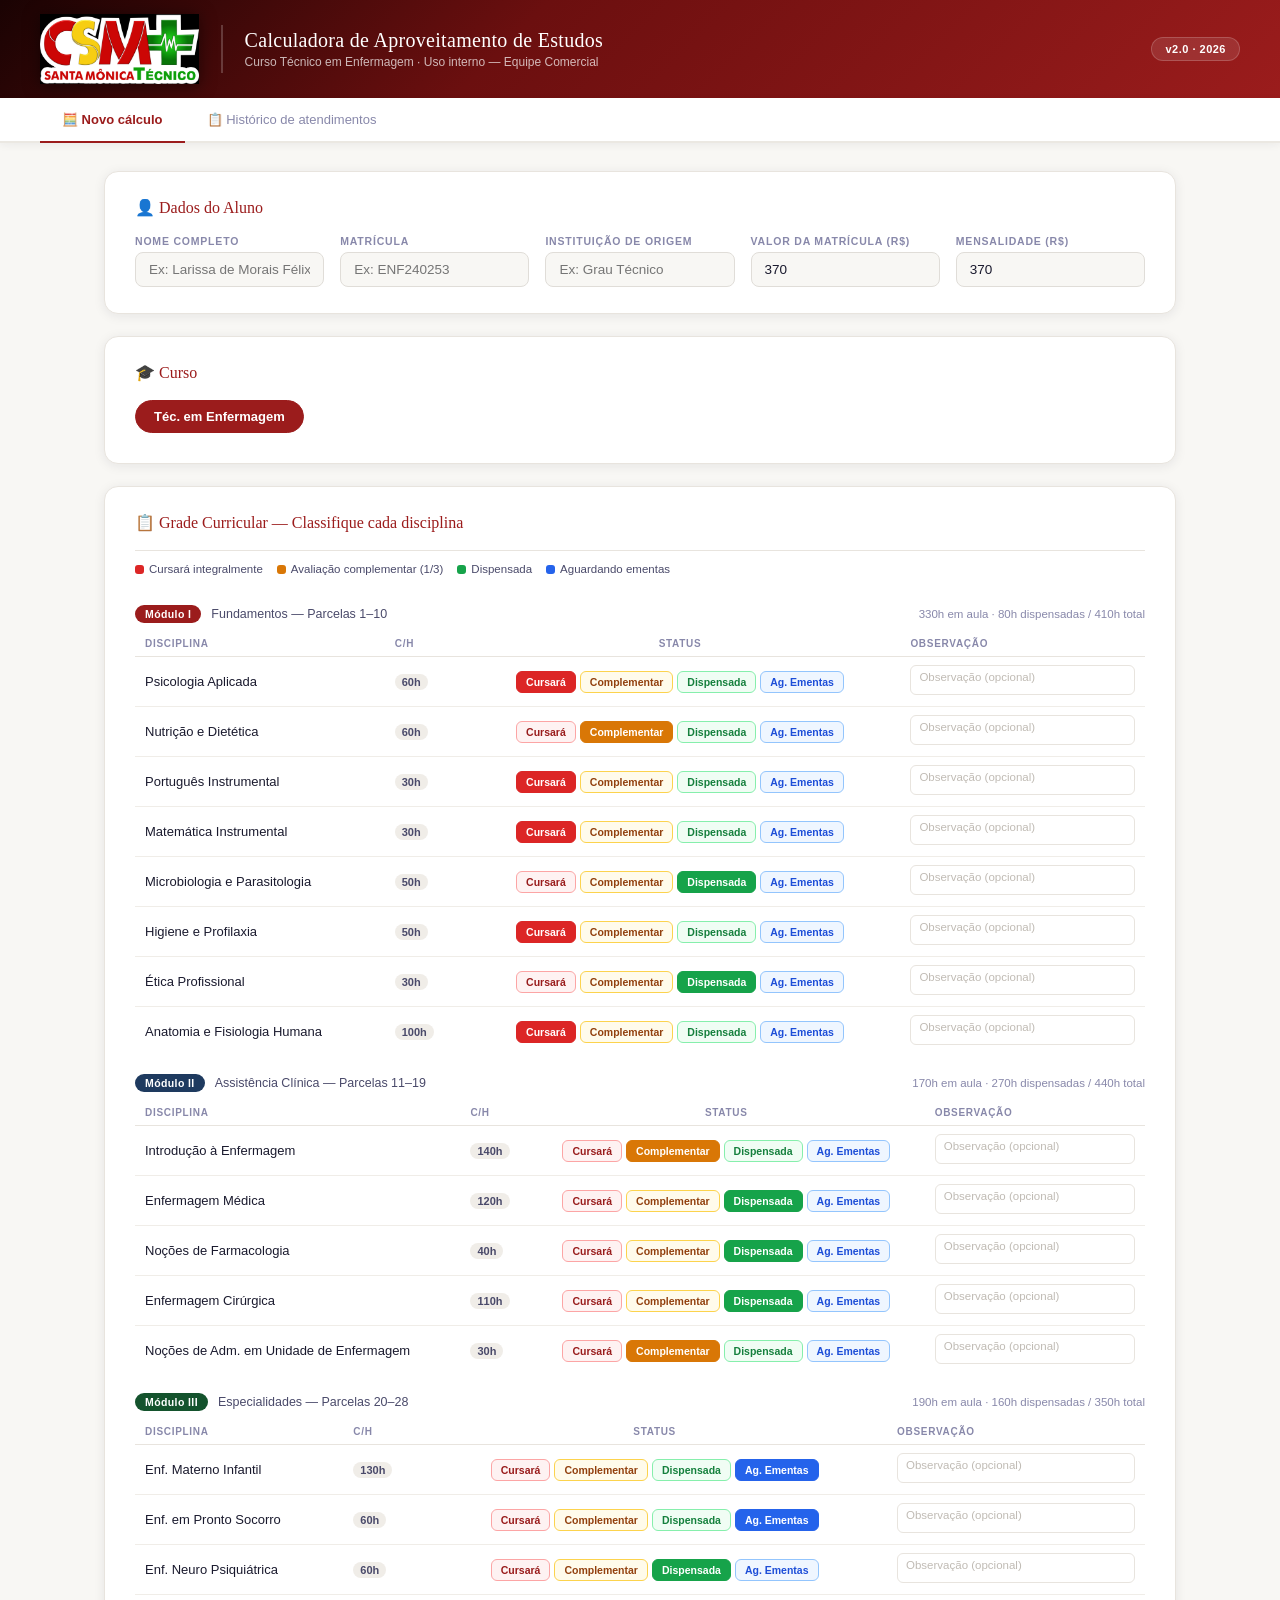
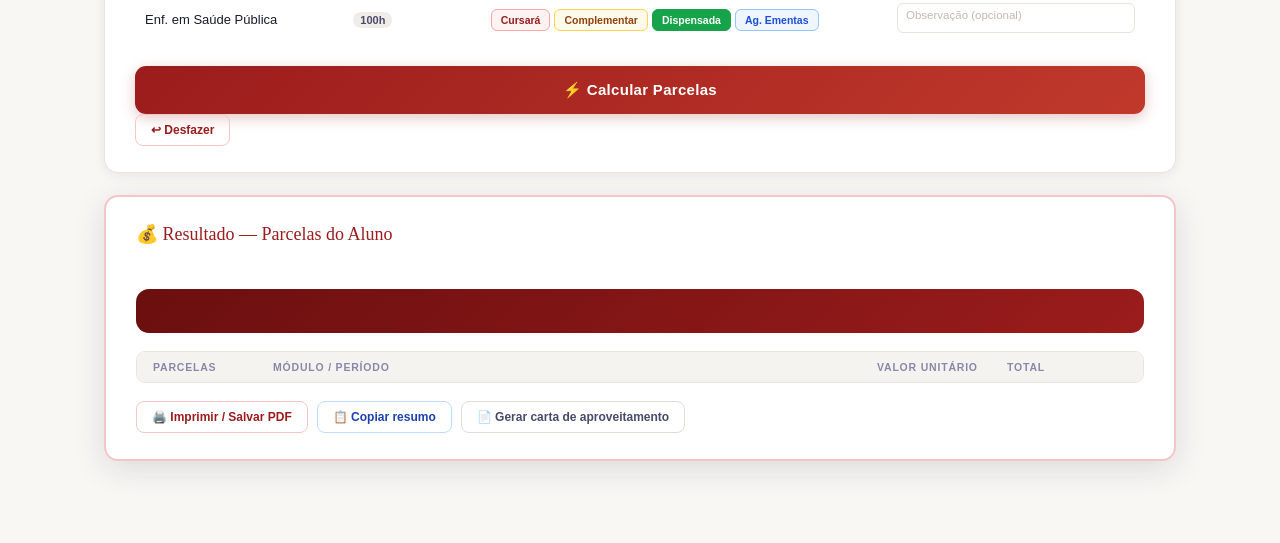
<file: index.html>
<!DOCTYPE html>
<html lang="pt-BR">

<head>
  <meta charset="UTF-8">
  <meta name="viewport" content="width=device-width, initial-scale=1.0">
  <meta http-equiv="Content-Security-Policy"
    content="default-src 'self'; script-src 'self' 'nonce-csm2026'; style-src 'self' 'nonce-csm2026' https://fonts.googleapis.com; img-src 'self' data:; font-src 'self' https://fonts.gstatic.com;">
  <meta name="description"
    content="Calculadora interna de aproveitamento de estudos para a equipe comercial do CSM Tec.">
  <meta name="robots" content="noindex, nofollow">
  <title>CSM Tec — Calculadora de Aproveitamento</title>
  <link rel="stylesheet" href="css/styles.css">
</head>

<body>

  <header>
    <img src="assets/logo.png" alt="CSM Tec" class="header-logo">
    <div class="header-divider"></div>
    <div class="header-text">
      <h1>Calculadora de Aproveitamento de Estudos</h1>
      <p>Curso Técnico em Enfermagem · Uso interno — Equipe Comercial</p>
    </div>
    <div class="header-badge">v2.0 · 2026</div>
  </header>

  <!-- TABS -->
  <div class="tabs-bar">
    <button class="tab-btn active" data-tab="calc">🧮 Novo cálculo</button>
    <button class="tab-btn" data-tab="history">📋 Histórico de atendimentos</button>
  </div>

  <main>

    <!-- ══ TAB: CÁLCULO ══ -->
    <div class="tab-pane active" id="tab-calc">

      <!-- Dados do aluno -->
      <div class="card">
        <h2>👤 Dados do Aluno</h2>
        <div class="form-row">
          <div class="form-group">
            <label for="nome">Nome completo</label>
            <input type="text" id="nome" placeholder="Ex: Larissa de Morais Félix">
          </div>
          <div class="form-group">
            <label for="matricula">Matrícula</label>
            <input type="text" id="matricula" placeholder="Ex: ENF240253">
          </div>
          <div class="form-group">
            <label for="origem">Instituição de origem</label>
            <input type="text" id="origem" placeholder="Ex: Grau Técnico">
          </div>
          <div class="form-group">
            <label for="val_matricula">Valor da matrícula (R$)</label>
            <input type="number" id="val_matricula" value="370" step="0.01" min="0">
          </div>
          <div class="form-group">
            <label for="mensalidade">Mensalidade (R$)</label>
            <input type="number" id="mensalidade" value="370" step="0.01" min="0">
          </div>
        </div>
      </div>

      <!-- Seletor de curso -->
      <div class="card">
        <h2>🎓 Curso</h2>
        <div class="course-selector" id="course-selector"></div>
      </div>

      <!-- Validação -->
      <div class="validation-banner" id="val-banner">
        <span>⚠️</span>
        <div>
          <strong>Classifique todas as disciplinas antes de calcular:</strong>
          <ul class="val-list" id="val-list"></ul>
        </div>
      </div>

      <!-- Grade curricular -->
      <div class="card" id="grade-card">
        <h2>📋 Grade Curricular — Classifique cada disciplina</h2>
        <div class="legend">
          <div class="legend-item">
            <div class="legend-dot ld-cursar"></div>Cursará integralmente
          </div>
          <div class="legend-item">
            <div class="legend-dot ld-complementar"></div>Avaliação complementar (1/3)
          </div>
          <div class="legend-item">
            <div class="legend-dot ld-dispensada"></div>Dispensada
          </div>
          <div class="legend-item">
            <div class="legend-dot ld-ementas"></div>Aguardando ementas
          </div>
        </div>
        <div id="grade-tables"></div>
        <div style="display:flex;gap:10px;margin-top:22px;">
          <button class="calc-btn" id="calcBtn" style="flex:1">⚡ Calcular Parcelas</button>
          <button class="action-btn" id="undoBtn" style="padding:15px 20px;white-space:nowrap;">↩ Desfazer</button>
        </div>
      </div>

      <!-- Resultado -->
      <div class="results-section print-card" id="results" style="display:none">
        <h2>💰 Resultado — Parcelas do Aluno</h2>
        <div id="result-aluno" style="font-size:13px;color:var(--ink-mid);margin-bottom:18px;"></div>
        <div class="modulos-grid" id="modulos-grid"></div>
        <div class="total-card" id="total-card"></div>
        <div id="economy-area"></div>
        <div id="warnings-area"></div>
        <div class="pb-wrap">
          <div class="pb-head">
            <div>Parcelas</div>
            <div>Módulo / Período</div>
            <div>Valor unitário</div>
            <div>Total</div>
          </div>
          <div id="breakdown-rows"></div>
        </div>
        <div class="action-row">
          <button class="action-btn" data-action="imprimir">🖨️ Imprimir / Salvar PDF</button>
          <button class="action-btn secondary" data-action="copiar">📋 Copiar resumo</button>
          <button class="action-btn ghost" data-action="carta">📄 Gerar carta de aproveitamento</button>
        </div>
      </div>

    </div>

    <!-- ══ TAB: HISTÓRICO ══ -->
    <div class="tab-pane" id="tab-history">
      <div class="card">
        <h2>📋 Histórico de Atendimentos</h2>
        <p style="font-size:13px;color:var(--ink-mid);margin-bottom:18px;">Registro dos cálculos realizados nesta
          sessão. Clique em um atendimento para recarregá-lo.</p>
        <div style="display:flex;gap:10px;margin-bottom:18px;flex-wrap:wrap;">
          <button class="action-btn" id="exportBtn" onclick="exportarHistorico()">📥 Exportar Histórico</button>
          <button class="action-btn secondary" id="importBtn">📤 Importar Histórico</button>
          <input type="file" id="importFile" accept=".json" style="display:none;">
        </div>
        <div id="history-container">
          <div class="history-empty">Nenhum atendimento calculado ainda nesta sessão.</div>
        </div>
      </div>
    </div>

  </main>

  <script src="js/data.js" nonce="csm2026"></script>
  <script src="js/app.js" nonce="csm2026"></script>
</body>

</html>
</file>
<file: css/styles.css>
@import url('https://fonts.googleapis.com/css2?family=DM+Serif+Display:ital@0;1&family=DM+Sans:opsz,wght@9..40,300;9..40,400;9..40,500;9..40,600&display=swap');
:root {
  --red:#9b1c1c; --red-l:#c0392b; --red-pale:#fdf2f2; --red-border:#f5c6c6;
  --green:#166534; --green-pale:#f0fdf4; --green-border:#bbf7d0;
  --blue:#1e40af; --blue-pale:#eff6ff; --blue-border:#bfdbfe;
  --amber:#92400e; --amber-pale:#fffbeb; --amber-border:#fde68a;
  --ink:#1a1a2e; --ink-mid:#4a4a6a; --ink-soft:#8888aa;
  --bg:#f8f7f4; --white:#fff;
  --shadow:0 2px 12px rgba(26,26,46,.08);
  --shadow-lg:0 8px 32px rgba(26,26,46,.12);
}
*{box-sizing:border-box;margin:0;padding:0;}
body{font-family:"DM Sans",sans-serif;background:var(--bg);color:var(--ink);min-height:100vh;}

/* ── HEADER ── */
header{background:linear-gradient(135deg,#1a0303 0%,#6b0f0f 40%,#9b1c1c 100%);color:#fff;padding:14px 40px;display:flex;align-items:center;gap:0;box-shadow:0 4px 24px rgba(155,28,28,.4);min-height:88px;}
.header-logo{height:70px;width:auto;filter:drop-shadow(0 2px 8px rgba(0,0,0,.5));flex-shrink:0;}
.header-divider{width:1.5px;height:48px;background:rgba(255,255,255,.2);margin:0 22px;flex-shrink:0;}
.header-text h1{font-family:"DM Serif Display",serif;font-size:20px;font-weight:400;letter-spacing:.3px;}
.header-text p{font-size:12px;opacity:.7;margin-top:3px;font-weight:300;}
.header-badge{margin-left:auto;background:rgba(255,255,255,.1);border:1px solid rgba(255,255,255,.18);border-radius:20px;padding:5px 13px;font-size:11px;font-weight:600;letter-spacing:.5px;flex-shrink:0;}

/* ── TABS ── */
.tabs-bar{background:#fff;border-bottom:2px solid #ebe8e2;display:flex;gap:0;padding:0 40px;position:sticky;top:0;z-index:100;box-shadow:0 2px 8px rgba(26,26,46,.06);}
.tab-btn{padding:14px 22px;font-family:"DM Sans",sans-serif;font-size:13px;font-weight:500;color:var(--ink-soft);background:none;border:none;cursor:pointer;border-bottom:2.5px solid transparent;margin-bottom:-2px;transition:all .2s;display:flex;align-items:center;gap:7px;}
.tab-btn:hover{color:var(--ink);}
.tab-btn.active{color:var(--red);border-bottom-color:var(--red);font-weight:600;}
.tab-pane{display:none;} .tab-pane.active{display:block;}

/* ── MAIN ── */
main{max-width:1120px;margin:0 auto;padding:28px 24px 60px;}

/* ── CARDS ── */
.card{background:#fff;border-radius:14px;padding:26px 30px;box-shadow:var(--shadow);margin-bottom:22px;border:1px solid #e8e4de;}
.card h2{font-family:"DM Serif Display",serif;font-size:16px;font-weight:400;color:var(--red);margin-bottom:18px;display:flex;align-items:center;gap:8px;}

/* ── FORM ── */
.form-row{display:grid;grid-template-columns:repeat(auto-fit,minmax(180px,1fr));gap:16px;}
.form-group label{display:block;font-size:10.5px;font-weight:700;color:var(--ink-soft);text-transform:uppercase;letter-spacing:.8px;margin-bottom:5px;}
.form-group input,.form-group select{width:100%;padding:9px 13px;border:1.5px solid #e0ddd8;border-radius:8px;font-family:"DM Sans",sans-serif;font-size:13.5px;color:var(--ink);background:var(--bg);transition:border-color .2s;}
.form-group input:focus,.form-group select:focus{outline:none;border-color:var(--red);background:#fff;}

/* ── COURSE SELECTOR ── */
.course-selector{display:flex;gap:10px;flex-wrap:wrap;margin-bottom:4px;}
.course-btn{padding:8px 18px;border-radius:20px;border:1.5px solid #e0ddd8;background:#fff;font-family:"DM Sans",sans-serif;font-size:13px;cursor:pointer;transition:all .2s;color:var(--ink-mid);}
.course-btn.active{background:var(--red);border-color:var(--red);color:#fff;font-weight:600;}

/* ── VALIDATION BANNER ── */
.validation-banner{background:#fff7ed;border:1.5px solid #fed7aa;border-radius:10px;padding:12px 16px;font-size:13px;color:#c2410c;margin-bottom:16px;display:none;align-items:flex-start;gap:10px;}
.validation-banner.show{display:flex;}
.val-list{margin-top:4px;padding-left:18px;font-size:12.5px;}
.val-list li{margin-top:3px;}

/* ── CURRICULUM TABLE ── */
.legend{display:flex;gap:14px;flex-wrap:wrap;padding:12px 0;border-top:1px solid #e8e4de;margin-top:2px;}
.legend-item{display:flex;align-items:center;gap:5px;font-size:11.5px;color:var(--ink-mid);}
.legend-dot{width:9px;height:9px;border-radius:3px;}
.ld-cursar{background:#dc2626;} .ld-complementar{background:#d97706;} .ld-dispensada{background:#16a34a;} .ld-ementas{background:#2563eb;}

.modulo-header{display:flex;align-items:center;gap:10px;margin:18px 0 8px;}
.modulo-tag{background:var(--red);color:#fff;font-size:10.5px;font-weight:700;padding:3px 10px;border-radius:20px;letter-spacing:.4px;}
.modulo-tag.ii{background:#1e3a5f;} .modulo-tag.iii{background:#14532d;}
.modulo-title{font-size:12.5px;font-weight:500;color:var(--ink-mid);}
.modulo-ch{margin-left:auto;font-size:11.5px;color:var(--ink-soft);}

.disc-table{width:100%;border-collapse:collapse;}
.disc-table th{font-size:10px;font-weight:700;text-transform:uppercase;letter-spacing:.7px;color:var(--ink-soft);padding:7px 10px;text-align:left;border-bottom:1.5px solid #e8e4de;}
.disc-table th:nth-child(3){text-align:center;min-width:240px;}
.disc-table th:nth-child(4){min-width:160px;}
.disc-table td{padding:8px 10px;font-size:13px;border-bottom:1px solid #f0ede8;vertical-align:middle;}
.disc-table tr:last-child td{border-bottom:none;}
.disc-table tr:hover td{background:#faf9f7;}
.ch-badge{display:inline-block;background:#f0ede8;color:var(--ink-mid);font-size:11px;font-weight:600;padding:2px 7px;border-radius:9px;}

/* STATUS BUTTONS */
.status-group{display:flex;gap:4px;justify-content:center;}
.status-btn{padding:4px 9px;border-radius:6px;border:1.5px solid transparent;font-size:10.5px;font-weight:600;cursor:pointer;transition:all .15s;font-family:"DM Sans",sans-serif;white-space:nowrap;}
.status-btn:hover{transform:translateY(-1px);box-shadow:0 2px 6px rgba(0,0,0,.1);}
.btn-cursar{background:#fef2f2;border-color:#fca5a5;color:#991b1b;}
.btn-cursar.active{background:#dc2626;border-color:#dc2626;color:#fff;}
.btn-complementar{background:#fffbeb;border-color:#fcd34d;color:#92400e;}
.btn-complementar.active{background:#d97706;border-color:#d97706;color:#fff;}
.btn-dispensada{background:#f0fdf4;border-color:#86efac;color:#15803d;}
.btn-dispensada.active{background:#16a34a;border-color:#16a34a;color:#fff;}
.btn-ementas{background:#eff6ff;border-color:#93c5fd;color:#1d4ed8;}
.btn-ementas.active{background:#2563eb;border-color:#2563eb;color:#fff;}

/* OBS INPUT */
.obs-input{width:100%;padding:5px 8px;border:1.5px solid #e8e4de;border-radius:6px;font-family:"DM Sans",sans-serif;font-size:11.5px;color:var(--ink);background:transparent;resize:none;min-height:30px;}
.obs-input:focus{outline:none;border-color:var(--amber);background:#fff;}
.obs-input::placeholder{color:#c0bbb4;}

/* CALC BUTTON */
.calc-btn{display:block;width:100%;padding:15px;background:linear-gradient(135deg,var(--red) 0%,var(--red-l) 100%);color:#fff;border:none;border-radius:11px;font-family:"DM Sans",sans-serif;font-size:15px;font-weight:600;cursor:pointer;letter-spacing:.3px;transition:all .2s;box-shadow:0 4px 14px rgba(155,28,28,.25);margin:22px 0 0;}
.calc-btn:hover{transform:translateY(-2px);box-shadow:0 6px 20px rgba(155,28,28,.35);}

/* ── RESULTS ── */
.results-section{background:#fff;border-radius:14px;padding:26px 30px;box-shadow:var(--shadow-lg);border:2px solid var(--red-border);margin-bottom:22px;}
.results-section h2{font-family:"DM Serif Display",serif;font-size:18px;font-weight:400;color:var(--red);margin-bottom:22px;display:flex;align-items:center;gap:8px;}
.modulos-grid{display:grid;grid-template-columns:repeat(3,1fr);gap:14px;margin-bottom:22px;}
.modulo-card{border-radius:11px;padding:16px 18px;border:1.5px solid;position:relative;overflow:hidden;}
.modulo-card.m1{background:#fff8f8;border-color:#fca5a5;}
.modulo-card.m2{background:#f8faff;border-color:#93c5fd;}
.modulo-card.m3{background:#f8fffe;border-color:#6ee7b7;}
.mc-label{font-size:10px;font-weight:700;text-transform:uppercase;letter-spacing:1px;opacity:.55;margin-bottom:3px;}
.mc-name{font-size:12px;font-weight:500;color:var(--ink-mid);margin-bottom:12px;}
.mc-value{font-family:"DM Serif Display",serif;font-size:26px;font-weight:400;line-height:1;margin-bottom:3px;}
.m1 .mc-value{color:var(--red);} .m2 .mc-value{color:var(--blue);} .m3 .mc-value{color:var(--green);}
.mc-sub{font-size:11px;color:var(--ink-soft);}
.mc-total{font-size:12px;margin-top:8px;font-weight:600;}

.total-card{background:linear-gradient(135deg,#6b0f0f 0%,#9b1c1c 100%);border-radius:13px;padding:22px 26px;color:#fff;display:grid;grid-template-columns:1fr 1px 1fr 1px 1fr;gap:0;margin-bottom:16px;}
.tc-divider{background:rgba(255,255,255,.15);}
.tc-item{padding:0 20px;}
.tc-item:first-child{padding-left:0;}
.tc-item:last-child{padding-right:0;}
.tc-label{font-size:10.5px;opacity:.65;text-transform:uppercase;letter-spacing:.7px;margin-bottom:5px;}
.tc-value{font-family:"DM Serif Display",serif;font-size:28px;font-weight:400;}
.tc-sub{font-size:11.5px;opacity:.65;margin-top:3px;}

.economy-banner{background:var(--green-pale);border:1.5px solid var(--green-border);border-radius:9px;padding:13px 16px;display:flex;align-items:center;gap:11px;font-size:13.5px;color:var(--green);font-weight:500;margin-top:14px;}

.pb-wrap{margin-top:18px;border:1.5px solid #e8e4de;border-radius:9px;overflow:hidden;}
.pb-head{background:#f5f3ef;padding:9px 16px;font-size:10.5px;font-weight:700;text-transform:uppercase;letter-spacing:.8px;color:var(--ink-soft);display:grid;grid-template-columns:110px 1fr 120px 120px;gap:10px;}
.pb-row{padding:10px 16px;display:grid;grid-template-columns:110px 1fr 120px 120px;gap:10px;align-items:center;border-bottom:1px solid #f0ede8;font-size:12.5px;}
.pb-row:last-child{border-bottom:none;}
.pb-row:nth-child(odd){background:#faf9f7;}
.pb-num{font-weight:600;color:var(--ink-mid);font-size:11.5px;}
.pb-desc{font-size:11px;color:var(--ink-soft);}
.pb-val{font-weight:600;}
.pb-tot{font-weight:700;color:var(--red);}

.warning-box{background:var(--amber-pale);border:1.5px solid var(--amber-border);border-radius:9px;padding:12px 16px;font-size:12.5px;color:var(--amber);margin-top:12px;display:flex;gap:9px;align-items:flex-start;}

/* ── HISTORY TAB ── */
.history-empty{text-align:center;padding:60px 20px;color:var(--ink-soft);font-size:14px;}
.history-list{display:flex;flex-direction:column;gap:12px;}
.history-card{background:#fff;border-radius:11px;border:1.5px solid #e8e4de;padding:16px 20px;box-shadow:var(--shadow);}
.hc-header{display:flex;align-items:center;gap:12px;margin-bottom:10px;}
.hc-name{font-weight:600;font-size:14px;}
.hc-mat{font-size:12px;color:var(--ink-soft);}
.hc-date{margin-left:auto;font-size:11.5px;color:var(--ink-soft);}
.hc-curso{font-size:11.5px;background:var(--red-pale);color:var(--red);padding:2px 9px;border-radius:10px;font-weight:600;}
.hc-grid{display:grid;grid-template-columns:repeat(4,1fr);gap:10px;}
.hc-stat{text-align:center;}
.hc-stat-val{font-family:"DM Serif Display",serif;font-size:20px;color:var(--ink);}
.hc-stat-label{font-size:10.5px;color:var(--ink-soft);}
.hc-actions{display:flex;gap:8px;margin-top:12px;}
.hc-btn{padding:5px 12px;border-radius:7px;border:1.5px solid #e0ddd8;background:#fff;font-family:"DM Sans",sans-serif;font-size:11.5px;cursor:pointer;transition:all .15s;color:var(--ink-mid);}
.hc-btn:hover{border-color:var(--red);color:var(--red);}
.hc-btn.danger:hover{border-color:#dc2626;color:#dc2626;}

/* ── ACTION BUTTONS ── */
.action-row{display:flex;gap:9px;margin-top:18px;flex-wrap:wrap;}
.action-btn{display:inline-flex;align-items:center;gap:6px;padding:8px 15px;background:transparent;border:1.5px solid var(--red-border);color:var(--red);border-radius:8px;font-family:"DM Sans",sans-serif;font-size:12px;font-weight:600;cursor:pointer;transition:all .2s;}
.action-btn:hover{background:var(--red-pale);}
.action-btn.secondary{border-color:var(--blue-border);color:var(--blue);}
.action-btn.secondary:hover{background:var(--blue-pale);}
.action-btn.ghost{border-color:#e0ddd8;color:var(--ink-mid);}
.action-btn.ghost:hover{border-color:var(--ink-mid);}

/* ── RESPONSIVE ── */
@media (max-width: 768px) {
  header{padding:12px 16px;min-height:auto;flex-wrap:wrap;}
  .header-logo{height:50px;}
  .header-divider{display:none;}
  .header-text h1{font-size:16px;}
  .header-badge{margin-left:0;margin-top:8px;width:100%;text-align:center;}
  
  .tabs-bar{padding:0 16px;overflow-x:auto;}
  main{padding:16px 12px 40px;}
  
  .card{padding:16px 14px;}
  .form-row{grid-template-columns:1fr;}
  
  .modulos-grid{grid-template-columns:1fr;}
  .total-card{grid-template-columns:1fr;gap:12px;}
  .tc-divider{height:1px;width:100%;}
  .tc-item{padding:0;text-align:center;}
  
  .pb-head,.pb-row{grid-template-columns:1fr 1fr;}
  .pb-head div:nth-child(3),.pb-head div:nth-child(4),
  .pb-row .pb-val,.pb-row .pb-tot{display:none;}
  
  .hc-grid{grid-template-columns:1fr 1fr;}
  .action-row{flex-direction:column;}
  .action-btn{width:100%;justify-content:center;}
}

@media (max-width: 480px) {
  .modulo-header{flex-direction:column;align-items:flex-start;}
  .modulo-ch{margin-left:0;margin-top:4px;}
  .status-group{flex-wrap:wrap;}
  .status-btn{padding:3px 6px;font-size:9px;}
  .legend{flex-direction:column;gap:8px;}
  .hc-grid{grid-template-columns:1fr;}
}

/* ── PRINT ── */
@media print {
  *{print-color-adjust:exact;-webkit-print-color-adjust:exact;}
  body{background:#fff;}
  header{background:linear-gradient(135deg,#1a0303 0%,#6b0f0f 40%,#9b1c1c 100%) !important;}
  .tabs-bar,.calc-btn,.action-row,.validation-banner{display:none !important;}
  .tab-pane{display:block !important;}
  .curriculum-section,.card:not(.print-card){display:none !important;}
  .results-section{border:1px solid #ddd;box-shadow:none;}
  main{padding:12px;}
  .modulos-grid{break-inside:avoid;}
  .total-card{background:linear-gradient(135deg,#6b0f0f 0%,#9b1c1c 100%) !important;}
}
</file>
